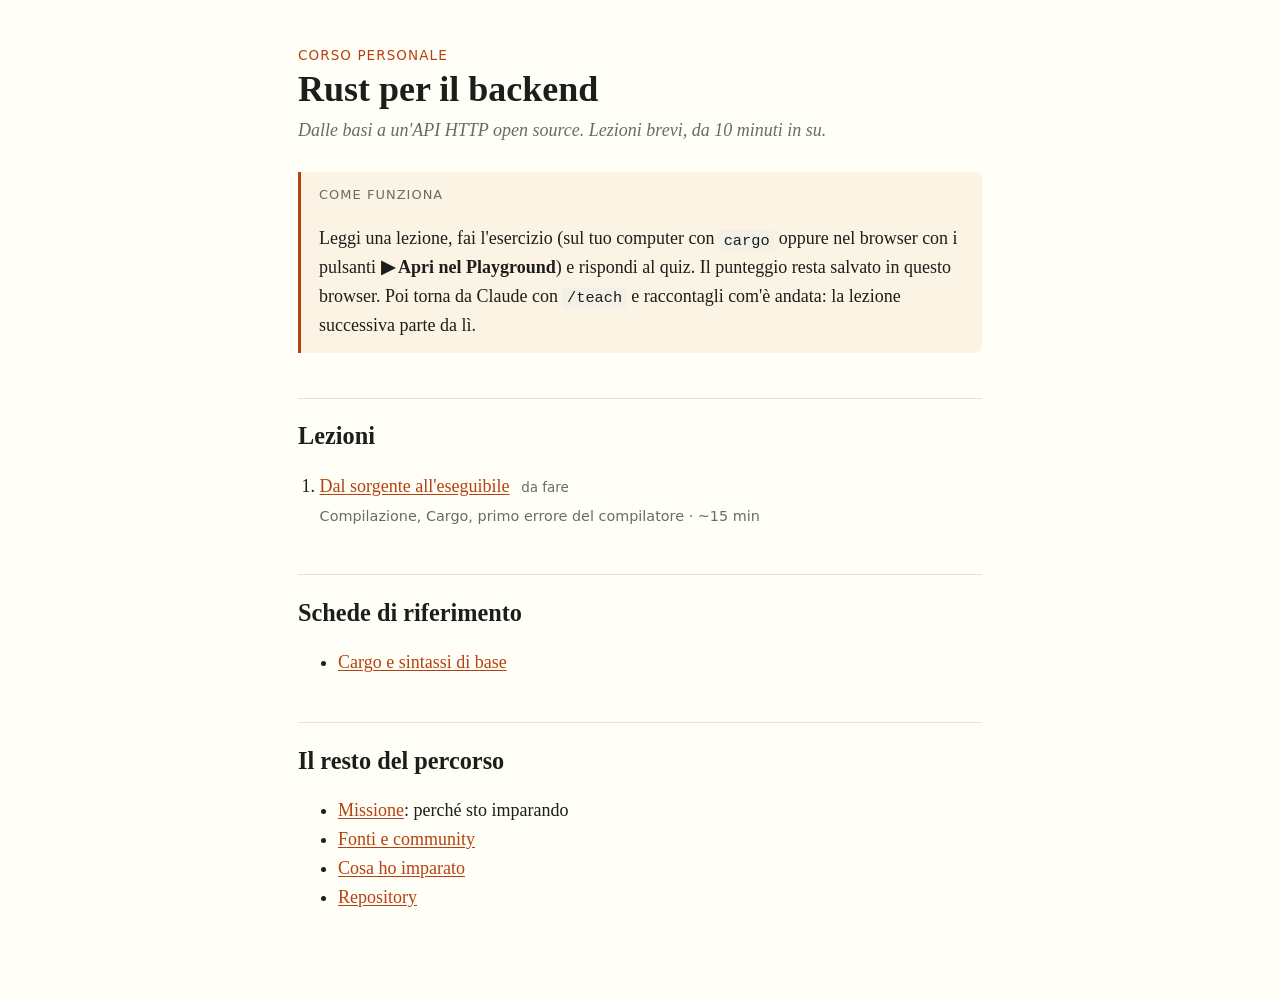
<file: index.html>
<!doctype html>
<html lang="it">
<head>
<meta charset="utf-8">
<meta name="viewport" content="width=device-width, initial-scale=1">
<title>Learning Rust</title>
<link rel="stylesheet" href="assets/style.css">
</head>
<body>
<main>

<p class="kicker">Corso personale</p>
<h1>Rust per il backend</h1>
<p class="subtitle">Dalle basi a un'API HTTP open source. Lezioni brevi, da 10 minuti in su.</p>

<div class="note">
<span class="label">Come funziona</span>
<p>Leggi una lezione, fai l'esercizio (sul tuo computer con <code>cargo</code> oppure nel browser con i pulsanti <strong>▶ Apri nel Playground</strong>) e rispondi al quiz. Il punteggio resta salvato in questo browser. Poi torna da Claude con <code>/teach</code> e raccontagli com'è andata: la lezione successiva parte da lì.</p>
</div>

<h2>Lezioni</h2>
<ol class="lessons">
<li><a href="lessons/0001-dal-sorgente-all-eseguibile.html">Dal sorgente all'eseguibile</a> <span class="badge" data-quiz="0001"></span><br>
<span class="meta">Compilazione, Cargo, primo errore del compilatore · ~15 min</span></li>
</ol>

<h2>Schede di riferimento</h2>
<ul>
<li><a href="reference/cargo-e-basi.html">Cargo e sintassi di base</a></li>
</ul>

<h2>Il resto del percorso</h2>
<ul>
<li><a href="https://github.com/Leixien/LearningRust/blob/main/MISSION.md">Missione</a>: perché sto imparando</li>
<li><a href="https://github.com/Leixien/LearningRust/blob/main/RESOURCES.md">Fonti e community</a></li>
<li><a href="https://github.com/Leixien/LearningRust/tree/main/learning-records">Cosa ho imparato</a></li>
<li><a href="https://github.com/Leixien/LearningRust">Repository</a></li>
</ul>

</main>
<script>
document.querySelectorAll("[data-quiz]").forEach(function (el) {
  try {
    var r = JSON.parse(localStorage.getItem("lr:quiz:" + el.dataset.quiz));
    if (!r) { el.textContent = "da fare"; return; }
    el.textContent = "quiz " + r.correct + "/" + r.total + " · " + r.date;
    if (r.correct === r.total) el.classList.add("ok");
  } catch (e) { el.textContent = ""; }
});
</script>
</body>
</html>
</file>
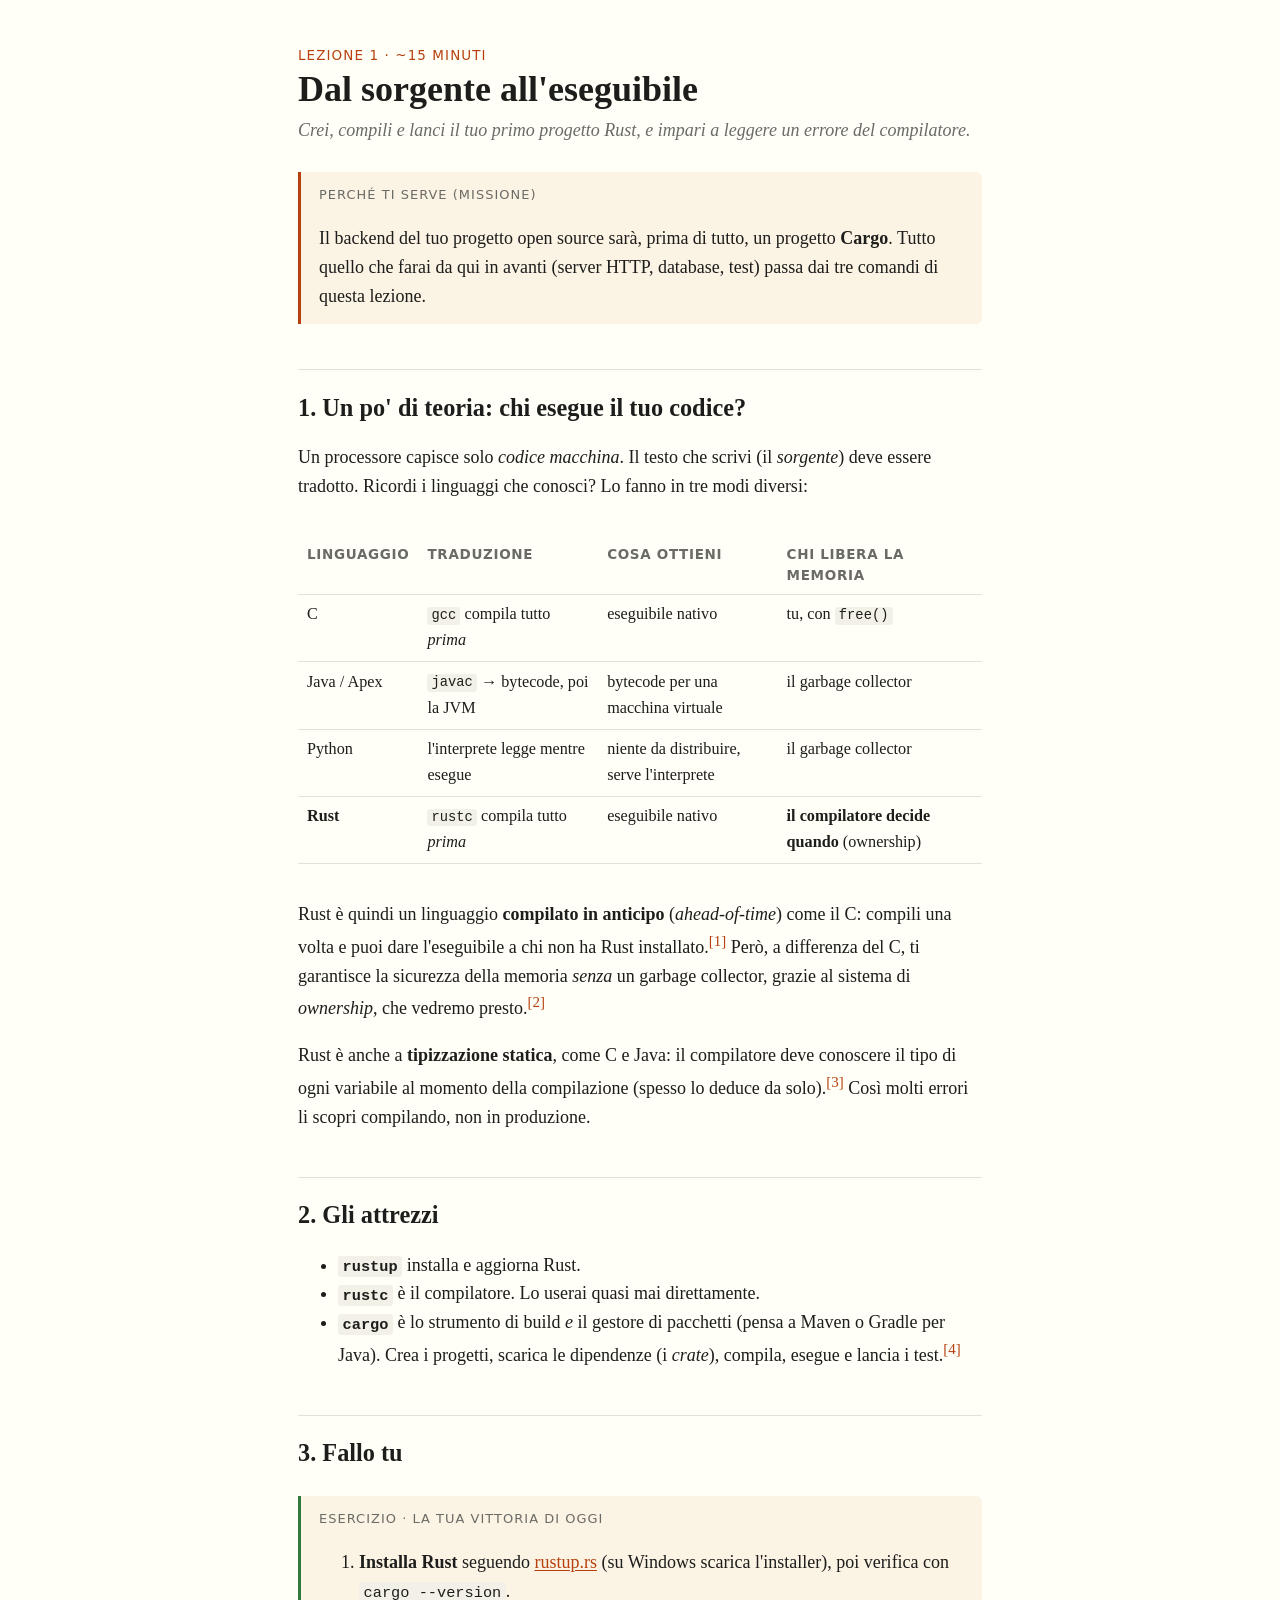
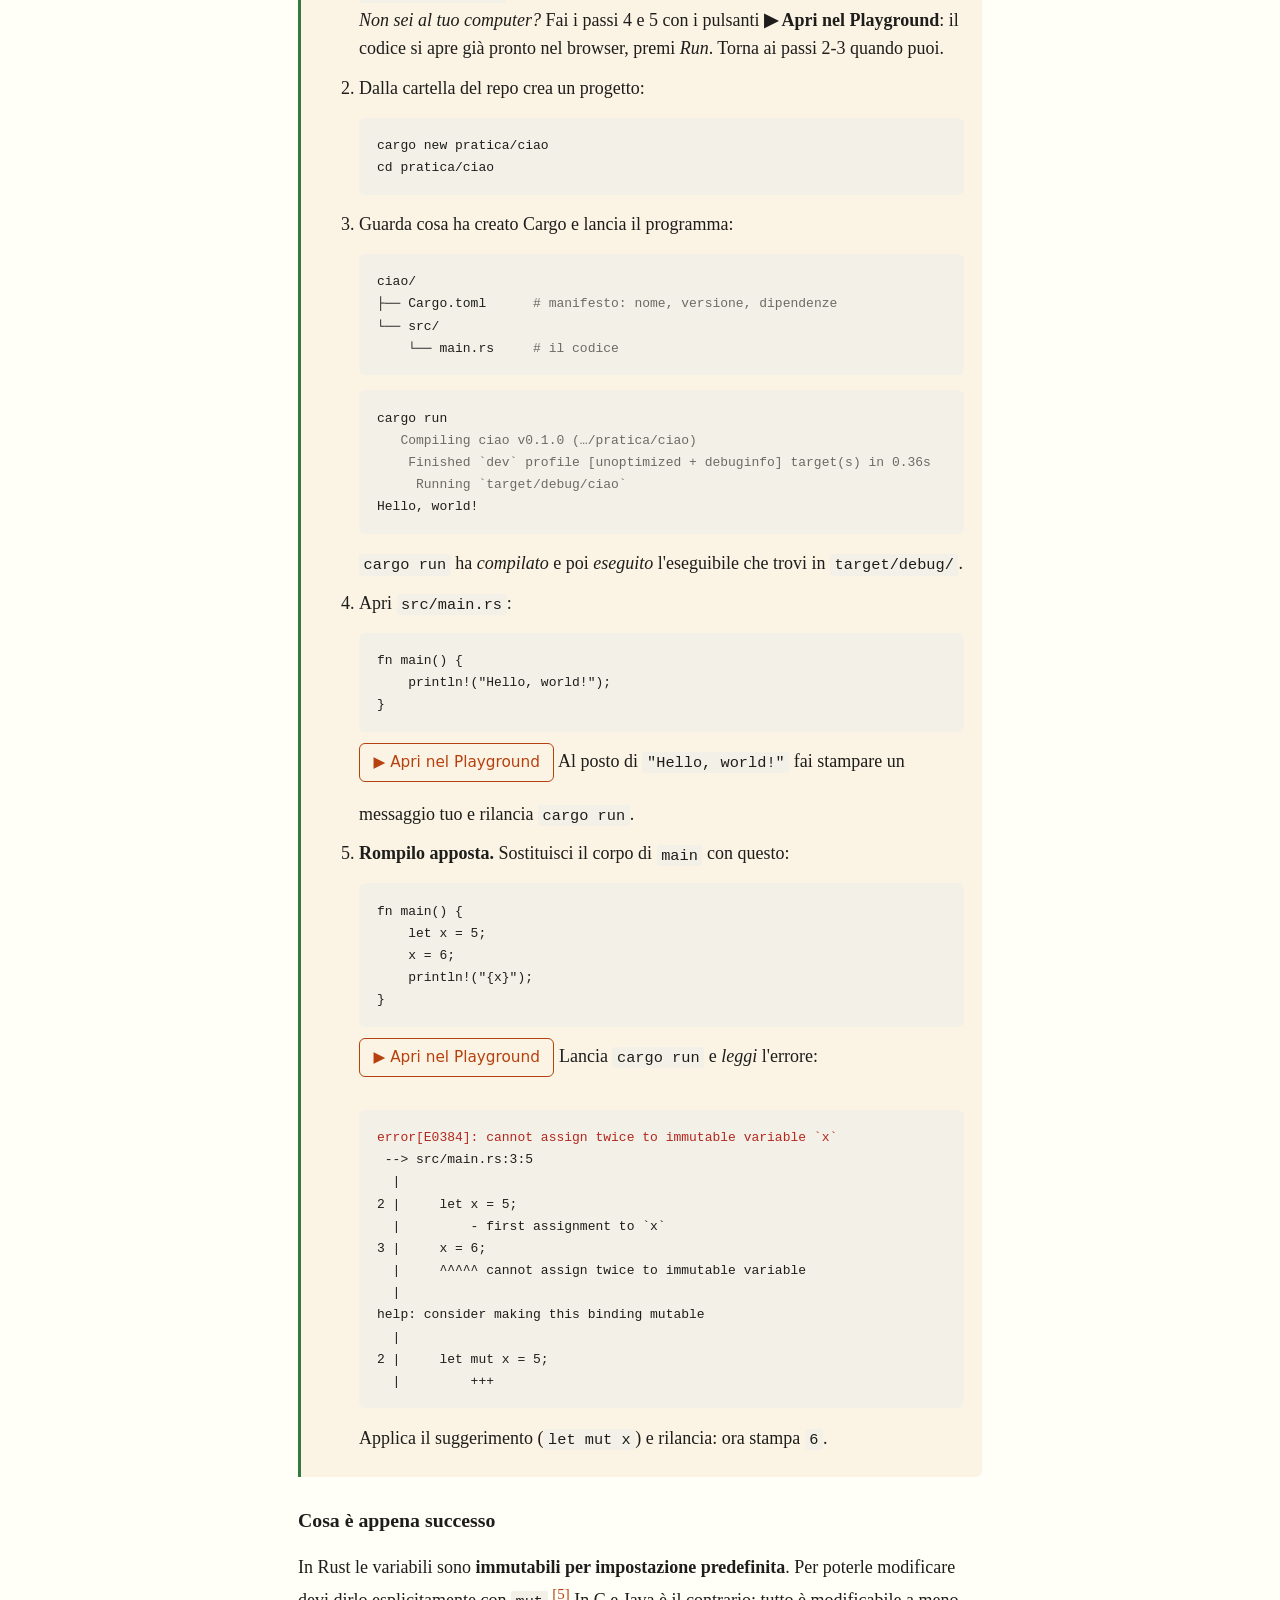
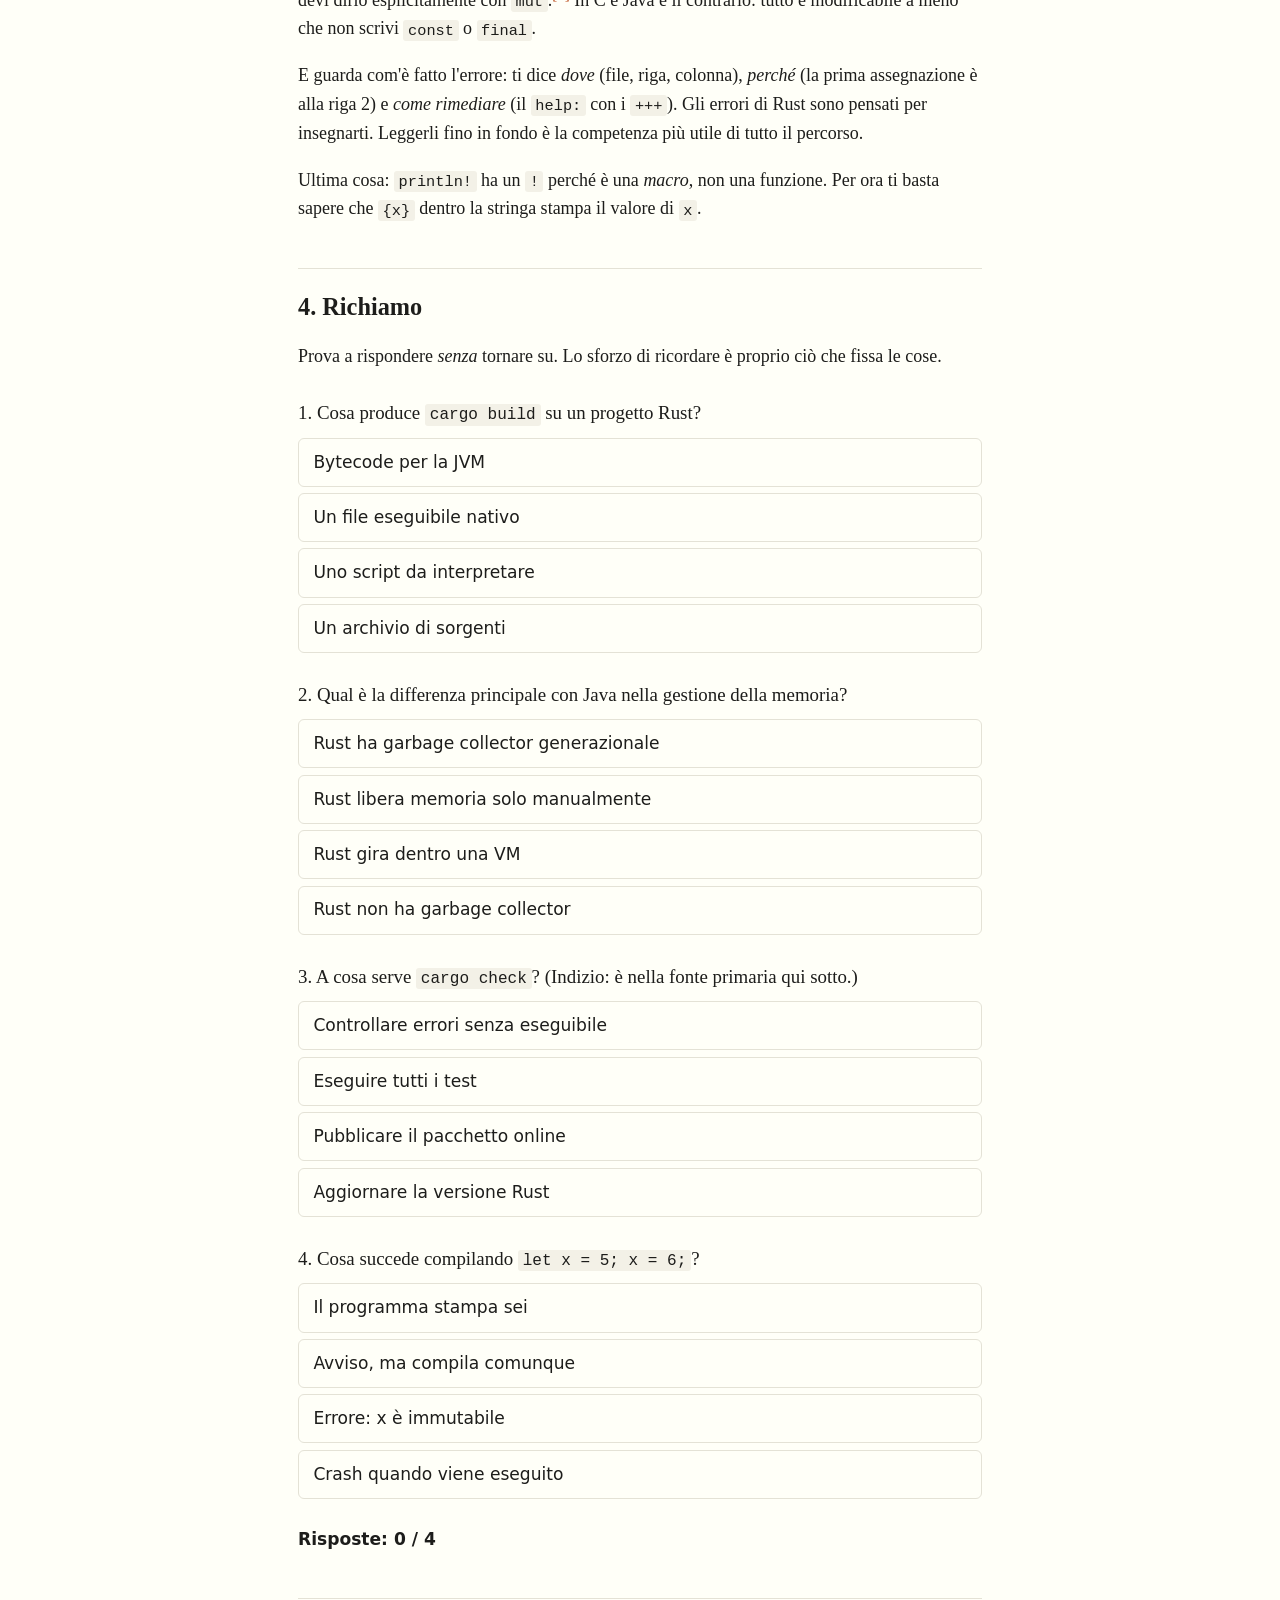
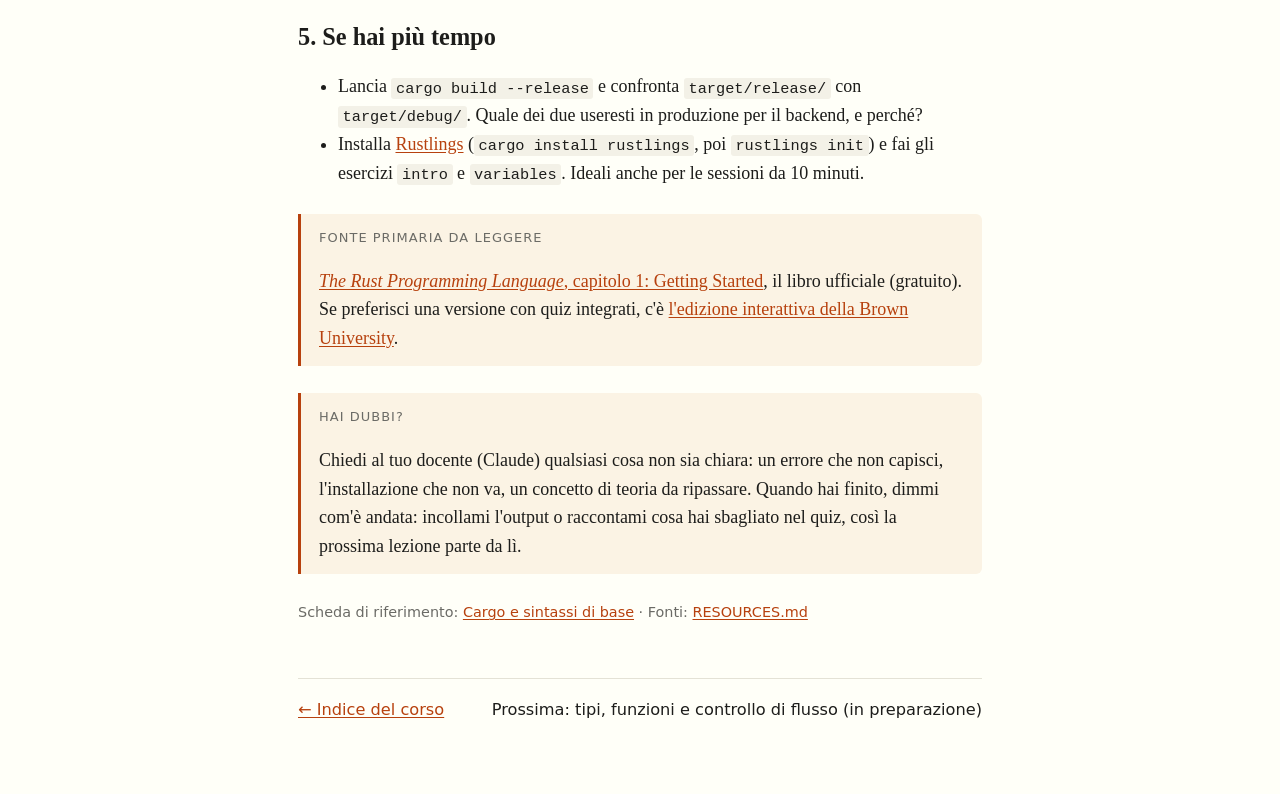
<file: lessons/0001-dal-sorgente-all-eseguibile.html>
<!doctype html>
<html lang="it">
<head>
<meta charset="utf-8">
<meta name="viewport" content="width=device-width, initial-scale=1">
<title>Primo progetto Cargo</title>
<link rel="stylesheet" href="../assets/style.css">
</head>
<body>
<main>

<p class="kicker">Lezione 1 · ~15 minuti</p>
<h1>Dal sorgente all'eseguibile</h1>
<p class="subtitle">Crei, compili e lanci il tuo primo progetto Rust, e impari a leggere un errore del compilatore.</p>

<div class="note">
<span class="label">Perché ti serve (missione)</span>
<p>Il backend del tuo progetto open source sarà, prima di tutto, un progetto <strong>Cargo</strong>. Tutto quello che farai da qui in avanti (server HTTP, database, test) passa dai tre comandi di questa lezione.</p>
</div>

<h2>1. Un po' di teoria: chi esegue il tuo codice?</h2>

<p>Un processore capisce solo <em>codice macchina</em>. Il testo che scrivi (il <em>sorgente</em>) deve essere tradotto. Ricordi i linguaggi che conosci? Lo fanno in tre modi diversi:</p>

<div class="table-wrap">
<table>
<thead><tr><th>Linguaggio</th><th>Traduzione</th><th>Cosa ottieni</th><th>Chi libera la memoria</th></tr></thead>
<tbody>
<tr><td>C</td><td><code>gcc</code> compila tutto <em>prima</em></td><td>eseguibile nativo</td><td>tu, con <code>free()</code></td></tr>
<tr><td>Java / Apex</td><td><code>javac</code> → bytecode, poi la JVM</td><td>bytecode per una macchina virtuale</td><td>il garbage collector</td></tr>
<tr><td>Python</td><td>l'interprete legge mentre esegue</td><td>niente da distribuire, serve l'interprete</td><td>il garbage collector</td></tr>
<tr><td><strong>Rust</strong></td><td><code>rustc</code> compila tutto <em>prima</em></td><td>eseguibile nativo</td><td><strong>il compilatore decide quando</strong> (ownership)</td></tr>
</tbody>
</table>
</div>

<p>Rust è quindi un linguaggio <strong>compilato in anticipo</strong> (<em>ahead-of-time</em>) come il C: compili una volta e puoi dare l'eseguibile a chi non ha Rust installato.<sup><a href="https://doc.rust-lang.org/book/ch01-02-hello-world.html">[1]</a></sup> Però, a differenza del C, ti garantisce la sicurezza della memoria <em>senza</em> un garbage collector, grazie al sistema di <em>ownership</em>, che vedremo presto.<sup><a href="https://doc.rust-lang.org/book/ch04-00-understanding-ownership.html">[2]</a></sup></p>

<p>Rust è anche a <strong>tipizzazione statica</strong>, come C e Java: il compilatore deve conoscere il tipo di ogni variabile al momento della compilazione (spesso lo deduce da solo).<sup><a href="https://doc.rust-lang.org/book/ch03-02-data-types.html">[3]</a></sup> Così molti errori li scopri compilando, non in produzione.</p>

<h2>2. Gli attrezzi</h2>
<ul>
<li><strong><code>rustup</code></strong> installa e aggiorna Rust.</li>
<li><strong><code>rustc</code></strong> è il compilatore. Lo userai quasi mai direttamente.</li>
<li><strong><code>cargo</code></strong> è lo strumento di build <em>e</em> il gestore di pacchetti (pensa a Maven o Gradle per Java). Crea i progetti, scarica le dipendenze (i <em>crate</em>), compila, esegue e lancia i test.<sup><a href="https://doc.rust-lang.org/book/ch01-03-hello-cargo.html">[4]</a></sup></li>
</ul>

<h2>3. Fallo tu</h2>

<div class="task">
<span class="label">Esercizio · la tua vittoria di oggi</span>
<ol class="steps">
<li><strong>Installa Rust</strong> seguendo <a href="https://rustup.rs/">rustup.rs</a> (su Windows scarica l'installer), poi verifica con <code>cargo --version</code>.<br>
<em>Non sei al tuo computer?</em> Fai i passi 4 e 5 con i pulsanti <strong>▶ Apri nel Playground</strong>: il codice si apre già pronto nel browser, premi <em>Run</em>. Torna ai passi 2-3 quando puoi.</li>
<li>Dalla cartella del repo crea un progetto:
<pre><code>cargo new pratica/ciao
cd pratica/ciao</code></pre></li>
<li>Guarda cosa ha creato Cargo e lancia il programma:
<pre><code>ciao/
├── Cargo.toml      <span class="out"># manifesto: nome, versione, dipendenze</span>
└── src/
    └── main.rs     <span class="out"># il codice</span></code></pre>
<pre><code>cargo run
<span class="out">   Compiling ciao v0.1.0 (…/pratica/ciao)
    Finished `dev` profile [unoptimized + debuginfo] target(s) in 0.36s
     Running `target/debug/ciao`</span>
Hello, world!</code></pre>
<code>cargo run</code> ha <em>compilato</em> e poi <em>eseguito</em> l'eseguibile che trovi in <code>target/debug/</code>.</li>
<li>Apri <code>src/main.rs</code>:
<pre class="play"><code>fn main() {
    println!("Hello, world!");
}</code></pre>
Al posto di <code>"Hello, world!"</code> fai stampare un messaggio tuo e rilancia <code>cargo run</code>.</li>
<li><strong>Rompilo apposta.</strong> Sostituisci il corpo di <code>main</code> con questo:
<pre class="play"><code>fn main() {
    let x = 5;
    x = 6;
    println!("{x}");
}</code></pre>
Lancia <code>cargo run</code> e <em>leggi</em> l'errore:
<pre><code><span class="err">error[E0384]: cannot assign twice to immutable variable `x`</span>
 --> src/main.rs:3:5
  |
2 |     let x = 5;
  |         - first assignment to `x`
3 |     x = 6;
  |     ^^^^^ cannot assign twice to immutable variable
  |
help: consider making this binding mutable
  |
2 |     let mut x = 5;
  |         +++</code></pre>
Applica il suggerimento (<code>let mut x</code>) e rilancia: ora stampa <code>6</code>.</li>
</ol>
</div>

<h3>Cosa è appena successo</h3>
<p>In Rust le variabili sono <strong>immutabili per impostazione predefinita</strong>. Per poterle modificare devi dirlo esplicitamente con <code>mut</code>.<sup><a href="https://doc.rust-lang.org/book/ch03-01-variables-and-mutability.html">[5]</a></sup> In C e Java è il contrario: tutto è modificabile a meno che non scrivi <code>const</code> o <code>final</code>.</p>
<p>E guarda com'è fatto l'errore: ti dice <em>dove</em> (file, riga, colonna), <em>perché</em> (la prima assegnazione è alla riga 2) e <em>come rimediare</em> (il <code>help:</code> con i <code>+++</code>). Gli errori di Rust sono pensati per insegnarti. Leggerli fino in fondo è la competenza più utile di tutto il percorso.</p>
<p>Ultima cosa: <code>println!</code> ha un <code>!</code> perché è una <em>macro</em>, non una funzione. Per ora ti basta sapere che <code>{x}</code> dentro la stringa stampa il valore di <code>x</code>.</p>

<h2>4. Richiamo</h2>
<p>Prova a rispondere <em>senza</em> tornare su. Lo sforzo di ricordare è proprio ciò che fissa le cose.</p>

<div class="quiz" data-id="0001">
<div class="q">
<p>1. Cosa produce <code>cargo build</code> su un progetto Rust?</p>
<button class="opt">Bytecode per la JVM</button>
<button class="opt" data-ok>Un file eseguibile nativo</button>
<button class="opt">Uno script da interpretare</button>
<button class="opt">Un archivio di sorgenti</button>
<p class="why">Rust compila in anticipo in codice macchina, come il C. Lo trovi in <code>target/debug/</code>.</p>
</div>
<div class="q">
<p>2. Qual è la differenza principale con Java nella gestione della memoria?</p>
<button class="opt">Rust ha garbage collector generazionale</button>
<button class="opt">Rust libera memoria solo manualmente</button>
<button class="opt">Rust gira dentro una VM</button>
<button class="opt" data-ok>Rust non ha garbage collector</button>
<p class="why">Niente GC e niente <code>free()</code> manuale: è il sistema di ownership a stabilire, in compilazione, quando liberare la memoria.</p>
</div>
<div class="q">
<p>3. A cosa serve <code>cargo check</code>? (Indizio: è nella fonte primaria qui sotto.)</p>
<button class="opt" data-ok>Controllare errori senza eseguibile</button>
<button class="opt">Eseguire tutti i test</button>
<button class="opt">Pubblicare il pacchetto online</button>
<button class="opt">Aggiornare la versione Rust</button>
<p class="why">Verifica che il codice compili senza generare l'eseguibile, quindi è più veloce di <code>cargo build</code>. Ottimo da lanciare spesso mentre scrivi.</p>
</div>
<div class="q">
<p>4. Cosa succede compilando <code>let x = 5; x = 6;</code>?</p>
<button class="opt">Il programma stampa sei</button>
<button class="opt">Avviso, ma compila comunque</button>
<button class="opt" data-ok>Errore: x è immutabile</button>
<button class="opt">Crash quando viene eseguito</button>
<p class="why">Errore di compilazione E0384. Si risolve con <code>let mut x = 5;</code>.</p>
</div>
<p class="score"></p>
</div>

<h2>5. Se hai più tempo</h2>
<ul>
<li>Lancia <code>cargo build --release</code> e confronta <code>target/release/</code> con <code>target/debug/</code>. Quale dei due useresti in produzione per il backend, e perché?</li>
<li>Installa <a href="https://rustlings.rust-lang.org/">Rustlings</a> (<code>cargo install rustlings</code>, poi <code>rustlings init</code>) e fai gli esercizi <code>intro</code> e <code>variables</code>. Ideali anche per le sessioni da 10 minuti.</li>
</ul>

<div class="source">
<span class="label">Fonte primaria da leggere</span>
<p><a href="https://doc.rust-lang.org/book/ch01-00-getting-started.html"><em>The Rust Programming Language</em>, capitolo 1: Getting Started</a>, il libro ufficiale (gratuito). Se preferisci una versione con quiz integrati, c'è <a href="https://rust-book.cs.brown.edu/ch01-00-getting-started.html">l'edizione interattiva della Brown University</a>.</p>
</div>

<div class="ask">
<span class="label">Hai dubbi?</span>
<p>Chiedi al tuo docente (Claude) qualsiasi cosa non sia chiara: un errore che non capisci, l'installazione che non va, un concetto di teoria da ripassare. Quando hai finito, dimmi com'è andata: incollami l'output o raccontami cosa hai sbagliato nel quiz, così la prossima lezione parte da lì.</p>
</div>

<p class="meta">Scheda di riferimento: <a href="../reference/cargo-e-basi.html">Cargo e sintassi di base</a> · Fonti: <a href="https://github.com/Leixien/LearningRust/blob/main/RESOURCES.md">RESOURCES.md</a></p>

<nav class="pager">
<a href="../index.html">← Indice del corso</a>
<span>Prossima: tipi, funzioni e controllo di flusso (in preparazione)</span>
</nav>

</main>
<script src="../assets/quiz.js"></script>
<script src="../assets/playground.js"></script>
</body>
</html>
</file>
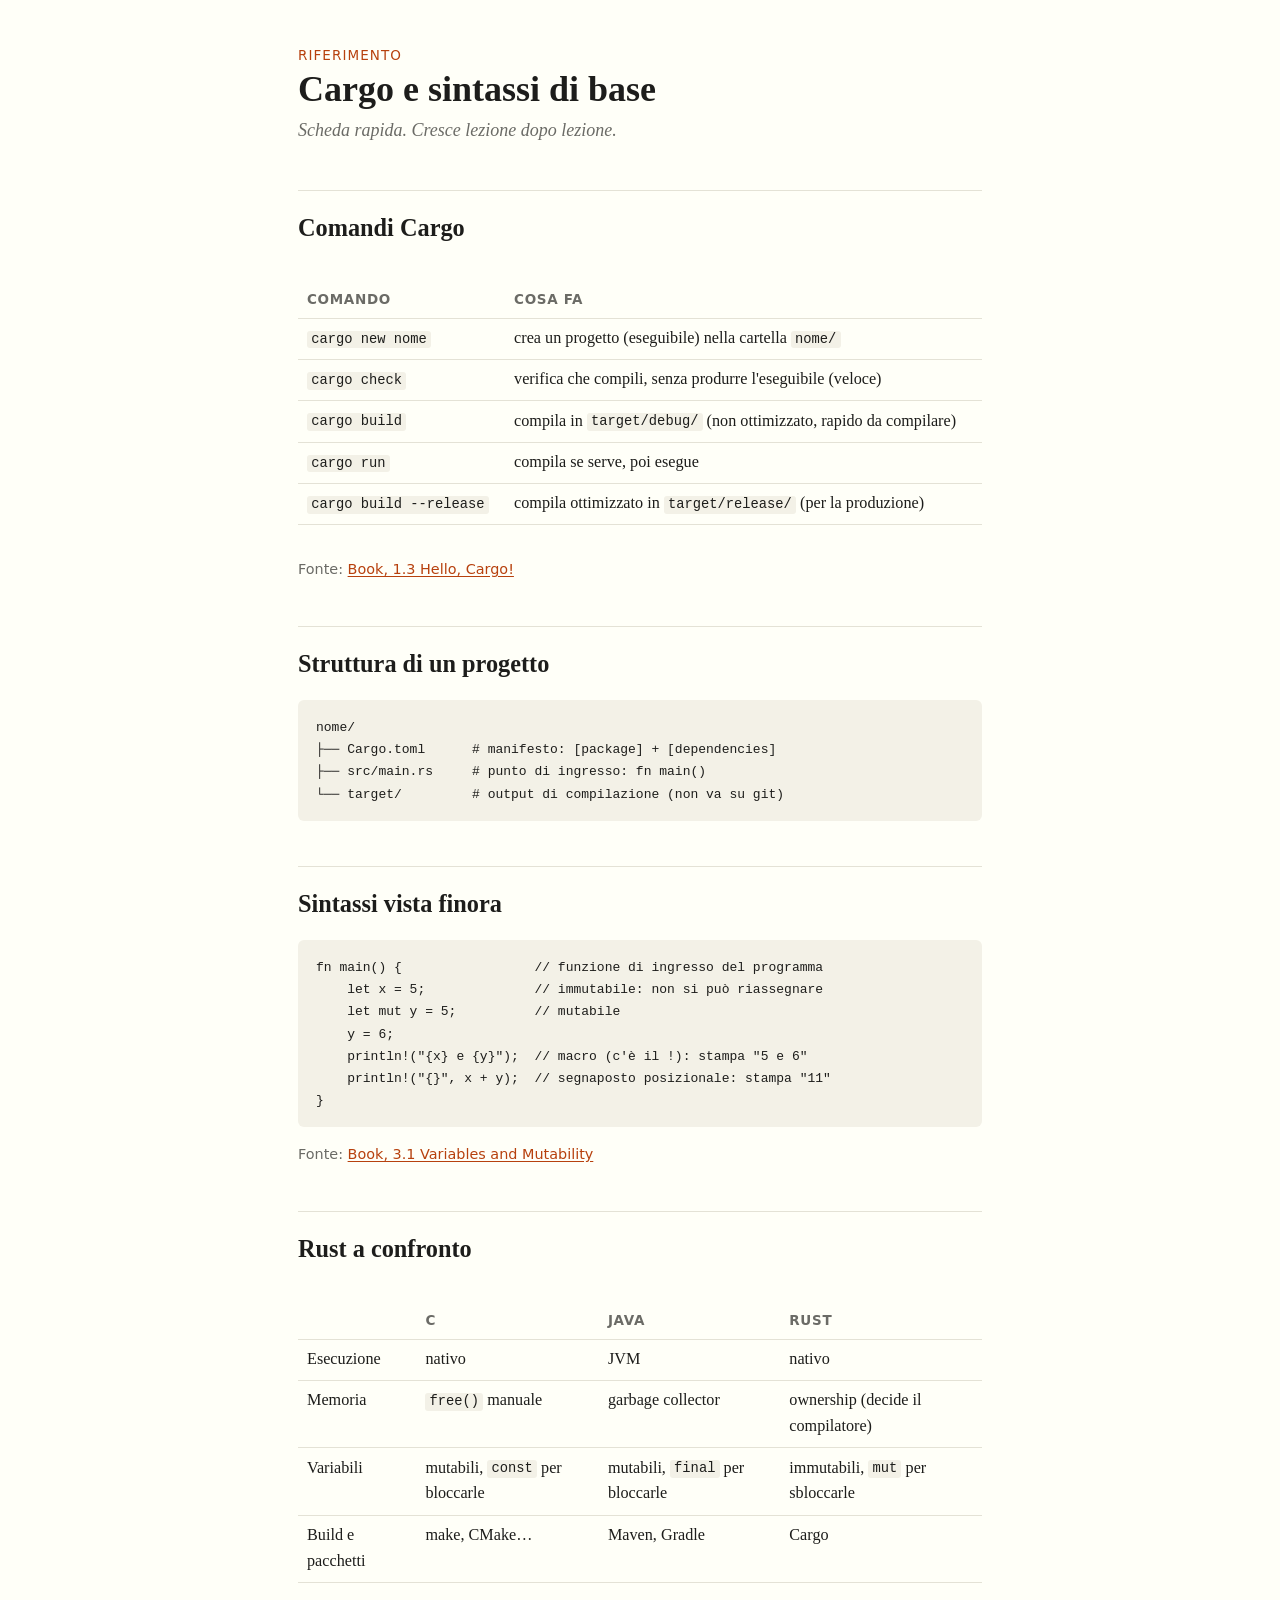
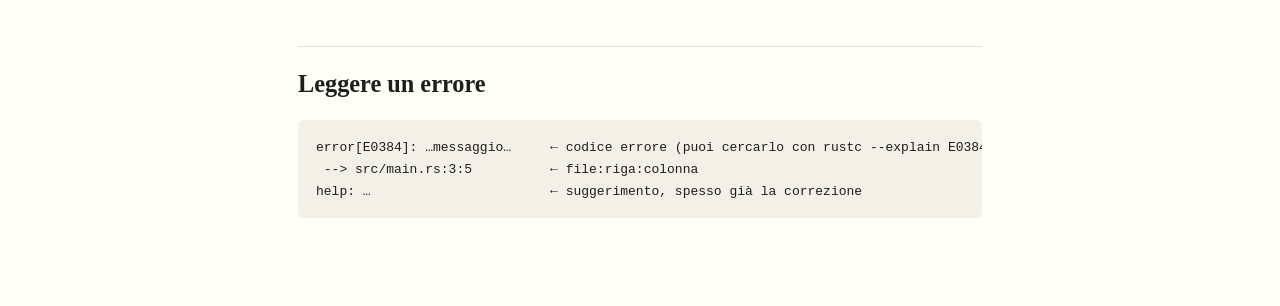
<file: reference/cargo-e-basi.html>
<!doctype html>
<html lang="it">
<head>
<meta charset="utf-8">
<meta name="viewport" content="width=device-width, initial-scale=1">
<title>Cargo e basi</title>
<link rel="stylesheet" href="../assets/style.css">
</head>
<body>
<main>

<p class="kicker">Riferimento</p>
<h1>Cargo e sintassi di base</h1>
<p class="subtitle">Scheda rapida. Cresce lezione dopo lezione.</p>

<h2>Comandi Cargo</h2>
<div class="table-wrap">
<table>
<thead><tr><th>Comando</th><th>Cosa fa</th></tr></thead>
<tbody>
<tr><td><code>cargo new nome</code></td><td>crea un progetto (eseguibile) nella cartella <code>nome/</code></td></tr>
<tr><td><code>cargo check</code></td><td>verifica che compili, senza produrre l'eseguibile (veloce)</td></tr>
<tr><td><code>cargo build</code></td><td>compila in <code>target/debug/</code> (non ottimizzato, rapido da compilare)</td></tr>
<tr><td><code>cargo run</code></td><td>compila se serve, poi esegue</td></tr>
<tr><td><code>cargo build --release</code></td><td>compila ottimizzato in <code>target/release/</code> (per la produzione)</td></tr>
</tbody>
</table>
</div>
<p class="meta">Fonte: <a href="https://doc.rust-lang.org/book/ch01-03-hello-cargo.html">Book, 1.3 Hello, Cargo!</a></p>

<h2>Struttura di un progetto</h2>
<pre><code>nome/
├── Cargo.toml      # manifesto: [package] + [dependencies]
├── src/main.rs     # punto di ingresso: fn main()
└── target/         # output di compilazione (non va su git)</code></pre>

<h2>Sintassi vista finora</h2>
<pre><code>fn main() {                 // funzione di ingresso del programma
    let x = 5;              // immutabile: non si può riassegnare
    let mut y = 5;          // mutabile
    y = 6;
    println!("{x} e {y}");  // macro (c'è il !): stampa "5 e 6"
    println!("{}", x + y);  // segnaposto posizionale: stampa "11"
}</code></pre>
<p class="meta">Fonte: <a href="https://doc.rust-lang.org/book/ch03-01-variables-and-mutability.html">Book, 3.1 Variables and Mutability</a></p>

<h2>Rust a confronto</h2>
<div class="table-wrap">
<table>
<thead><tr><th></th><th>C</th><th>Java</th><th>Rust</th></tr></thead>
<tbody>
<tr><td>Esecuzione</td><td>nativo</td><td>JVM</td><td>nativo</td></tr>
<tr><td>Memoria</td><td><code>free()</code> manuale</td><td>garbage collector</td><td>ownership (decide il compilatore)</td></tr>
<tr><td>Variabili</td><td>mutabili, <code>const</code> per bloccarle</td><td>mutabili, <code>final</code> per bloccarle</td><td>immutabili, <code>mut</code> per sbloccarle</td></tr>
<tr><td>Build e pacchetti</td><td>make, CMake…</td><td>Maven, Gradle</td><td>Cargo</td></tr>
</tbody>
</table>
</div>

<h2>Leggere un errore</h2>
<pre><code>error[E0384]: …messaggio…     ← codice errore (puoi cercarlo con rustc --explain E0384)
 --> src/main.rs:3:5          ← file:riga:colonna
help: …                       ← suggerimento, spesso già la correzione</code></pre>

</main>
</body>
</html>
</file>
<file: assets/style.css>
/* Foglio di stile condiviso da tutte le lezioni e i riferimenti. */
:root {
  --bg: #fffff8;
  --fg: #1d1d1b;
  --muted: #6b6b66;
  --accent: #b7410e; /* ruggine */
  --rule: #e4e2d6;
  --code-bg: #f3f1e7;
  --ok: #2f7a3e;
  --ko: #b3261e;
  --note-bg: #fbf3e4;
  --measure: 38rem;
}
@media (prefers-color-scheme: dark) {
  :root:not([data-theme="light"]) {
    --bg: #161614; --fg: #e9e7df; --muted: #a09e95; --accent: #e07a48;
    --rule: #33322d; --code-bg: #22211e; --ok: #6cc380; --ko: #f08a80; --note-bg: #26221a;
  }
}
:root[data-theme="dark"] {
  --bg: #161614; --fg: #e9e7df; --muted: #a09e95; --accent: #e07a48;
  --rule: #33322d; --code-bg: #22211e; --ok: #6cc380; --ko: #f08a80; --note-bg: #26221a;
}

* { box-sizing: border-box; }
html { font-size: 18px; }
body {
  margin: 0; padding: 2.5rem 1rem 4rem;
  background: var(--bg); color: var(--fg);
  font-family: "Iowan Old Style", "Palatino Linotype", Palatino, Georgia, serif;
  line-height: 1.6;
}
main { max-width: var(--measure); margin: 0 auto; }
h1, h2, h3 { font-weight: 600; line-height: 1.25; }
h1 { font-size: 2rem; margin: 0 0 .25rem; }
h2 { font-size: 1.35rem; margin-top: 2.5rem; border-top: 1px solid var(--rule); padding-top: 1.25rem; }
h3 { font-size: 1.1rem; margin-top: 1.75rem; }
.kicker { color: var(--accent); text-transform: uppercase; letter-spacing: .08em; font-size: .75rem; font-family: system-ui, sans-serif; margin: 0; }
.subtitle { color: var(--muted); font-style: italic; margin-top: 0; }
.meta { font-family: system-ui, sans-serif; font-size: .8rem; color: var(--muted); }
a { color: var(--accent); text-underline-offset: 2px; }
code, pre { font-family: ui-monospace, "SF Mono", Menlo, Consolas, monospace; font-size: .85em; }
code { background: var(--code-bg); padding: .1em .3em; border-radius: 3px; }
pre { background: var(--code-bg); padding: .9rem 1rem; border-radius: 6px; overflow-x: auto; line-height: 1.45; }
pre code { background: none; padding: 0; }
.out { color: var(--muted); }
.err { color: var(--ko); }
.note, .tip, .task, .source, .ask {
  border-left: 3px solid var(--accent); background: var(--note-bg);
  padding: .75rem 1rem; margin: 1.5rem 0; border-radius: 0 6px 6px 0;
}
.note > :first-child, .tip > :first-child, .task > :first-child, .source > :first-child, .ask > :first-child { margin-top: 0; }
.note > :last-child, .tip > :last-child, .task > :last-child, .source > :last-child, .ask > :last-child { margin-bottom: 0; }
.task { border-left-color: var(--ok); }
.label { font-family: system-ui, sans-serif; font-size: .72rem; text-transform: uppercase; letter-spacing: .08em; color: var(--muted); display: block; margin-bottom: .25rem; }
table { border-collapse: collapse; width: 100%; font-size: .9rem; margin: 1rem 0; }
th, td { text-align: left; padding: .4rem .5rem; border-bottom: 1px solid var(--rule); vertical-align: top; }
th { font-family: system-ui, sans-serif; font-size: .75rem; text-transform: uppercase; letter-spacing: .05em; color: var(--muted); }
.table-wrap { overflow-x: auto; }
sup a { text-decoration: none; }
ol.steps li { margin-bottom: .6rem; }
details { margin: 1rem 0; }
summary { cursor: pointer; font-family: system-ui, sans-serif; font-size: .9rem; color: var(--accent); }
nav.pager { display: flex; justify-content: space-between; gap: 1rem; margin-top: 3rem; font-family: system-ui, sans-serif; font-size: .9rem; border-top: 1px solid var(--rule); padding-top: 1rem; }

/* Playground (vedi assets/playground.js) */
a.play-btn {
  display: inline-block; margin: -.5rem 0 1rem; padding: .35rem .75rem;
  font-family: system-ui, sans-serif; font-size: .85rem; text-decoration: none;
  border: 1px solid var(--accent); border-radius: 6px;
}
a.play-btn:hover { background: var(--accent); color: var(--bg); }

/* Indice del corso */
ol.lessons { padding-left: 1.2rem; }
ol.lessons li { margin: .6rem 0; }
.badge { font-family: system-ui, sans-serif; font-size: .75rem; color: var(--muted); margin-left: .4rem; }
.badge.ok { color: var(--ok); }

/* Quiz (vedi assets/quiz.js) */
.quiz { font-family: system-ui, sans-serif; font-size: .95rem; }
.quiz .q { margin: 1.5rem 0; }
.quiz .q p { font-family: "Iowan Old Style", Palatino, Georgia, serif; font-size: 1.05rem; margin-bottom: .5rem; }
.quiz button.opt {
  display: block; width: 100%; text-align: left; margin: .35rem 0; padding: .55rem .8rem;
  background: transparent; color: var(--fg); border: 1px solid var(--rule); border-radius: 6px;
  font: inherit; cursor: pointer;
}
.quiz button.opt:hover:not(:disabled) { border-color: var(--accent); }
.quiz button.opt.ok { border-color: var(--ok); color: var(--ok); font-weight: 600; }
.quiz button.opt.ko { border-color: var(--ko); color: var(--ko); text-decoration: line-through; }
.quiz button.opt:disabled { cursor: default; }
.quiz .why { display: none; margin: .5rem 0 0; color: var(--muted); font-size: .9rem; }
.quiz .q.done .why { display: block; }
.quiz .score { font-weight: 600; }

@media print {
  body { background: #fff; color: #000; padding: 0; }
  a { color: #000; }
  .quiz button.opt { border-color: #999; }
  nav.pager, .no-print { display: none; }
}
</file>
